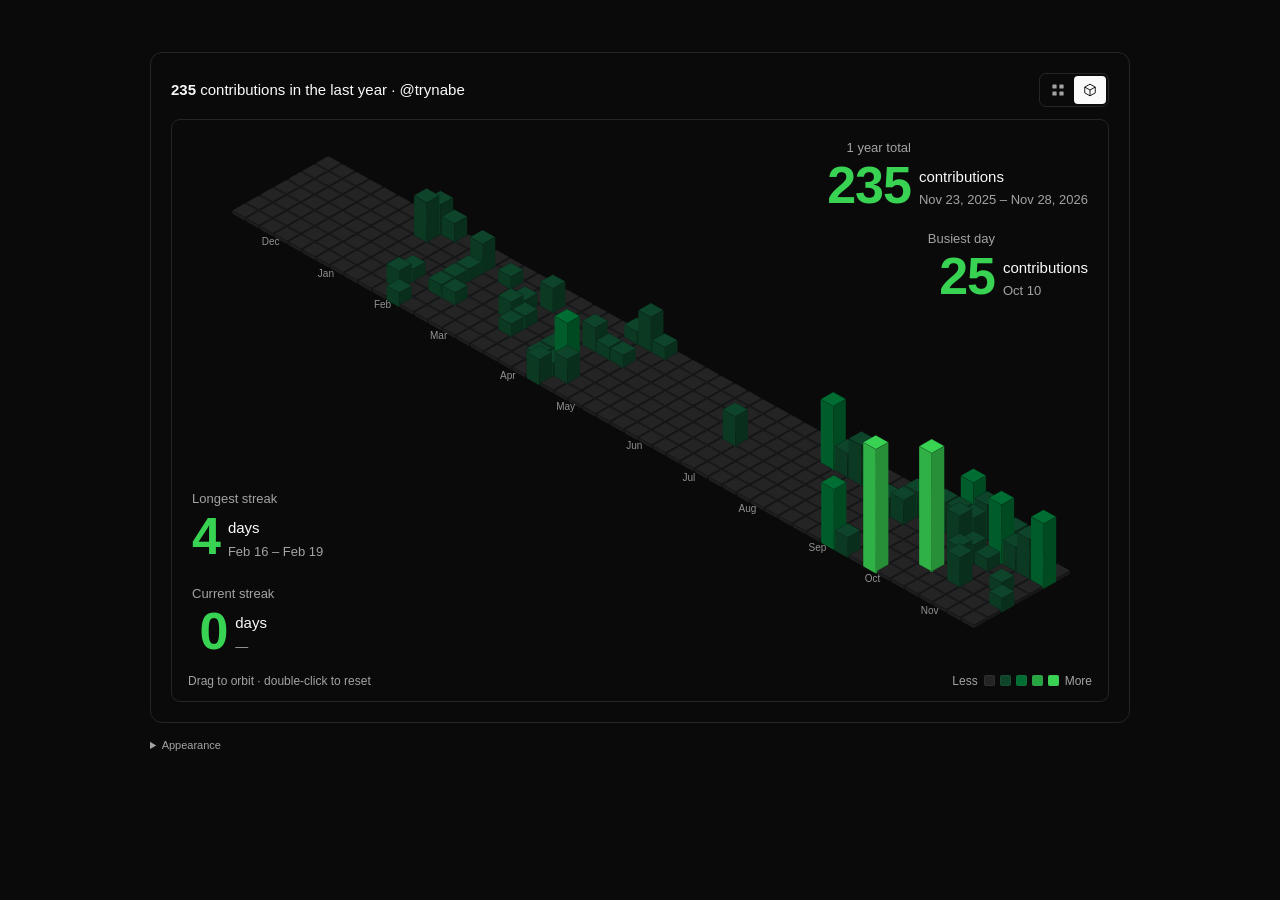
<file: docs/index.html>
<!doctype html>
<html lang="en" data-theme="dark">
<head>
  <meta charset="utf-8">
  <meta name="viewport" content="width=device-width,initial-scale=1">
  <title>trynabe · Contribution Skyline</title>
  <link rel="stylesheet" href="./skyline.css">
</head>
<body>
<main class="page">
  <section class="card" aria-label="Contribution Skyline" aria-describedby="data-status">
    <header class="header">
      <div class="header-title"><h1 id="card-title">Contribution Skyline</h1><span id="sample-tag" class="sample" hidden>SAMPLE DATA</span></div>
      <div class="toolbar">
        <button id="grid-btn" class="icon-btn active" aria-label="2D heatmap" aria-pressed="true" title="2D heatmap">
          <svg width="17" height="17" viewBox="0 0 20 20" fill="currentColor"><rect x="2" y="2" width="6" height="6" rx="1"/><rect x="12" y="2" width="6" height="6" rx="1"/><rect x="2" y="12" width="6" height="6" rx="1"/><rect x="12" y="12" width="6" height="6" rx="1"/></svg>
        </button>
        <button id="skyline-btn" class="icon-btn" aria-label="3D skyline" aria-pressed="false" title="3D skyline">
          <svg width="18" height="18" viewBox="0 0 24 24" fill="none" stroke="currentColor" stroke-width="1.6" stroke-linejoin="round"><path d="m12 2 9 5v10l-9 5-9-5V7l9-5Z"/><path d="M3 7l9 5 9-5M12 12v10"/></svg>
        </button>
      </div>
    </header>
    <p id="data-status" class="sr-only" role="status">Loading contribution data…</p>
    <section class="inner">
      <div id="empty-state" class="empty-state" hidden><strong>Waiting for contribution data</strong><span>Once the GitHub update succeeds, your skyline will appear here.</span><a href="?demo=1">View a labelled sample preview ↗</a></div>
      <div class="scene-layout" id="scene-layout">
      <div class="scene-shell" id="scene-shell">
        <canvas id="skyline-canvas" tabindex="0" aria-label="Contribution graph. Use arrow keys for dates. Click 3D skyline to switch the view; drag to orbit." role="img"></canvas>
        <div id="tooltip" class="tooltip" role="tooltip"></div>
      </div>
      <div class="stats">
        <div class="stat stat-total"><div class="stat-label">1 year total</div><div class="stat-main"><strong id="total">—</strong><span>contributions</span></div><div id="period" class="stat-sub">—</div></div>
        <div class="stat stat-busiest"><div class="stat-label">Busiest day</div><div class="stat-main"><strong id="busiest">—</strong><span>contributions</span></div><div id="busiest-date" class="stat-sub">—</div></div>
        <div class="stat stat-longest"><div class="stat-label">Longest streak</div><div class="stat-main"><strong id="longest">—</strong><span>days</span></div><div id="longest-range" class="stat-sub">—</div></div>
        <div class="stat stat-current"><div class="stat-label">Current streak</div><div class="stat-main"><strong id="current">—</strong><span>days</span></div><div id="current-range" class="stat-sub">—</div></div>
      </div>
      </div>
      <footer class="footer"><span id="help">Hover a day · arrow keys to explore</span><div class="legend"><span>Less</span><div id="legend" class="legend-colors"></div><span>More</span></div></footer>
    </section>
    <p class="sr-only" aria-live="polite" id="live"></p>
  </section>
  <details class="preferences"><summary>Appearance</summary><div class="toolbar">
    <select id="palette" aria-label="Contribution palette"><option value="github">GitHub</option><option value="halloween">Halloween</option><option value="ocean">Ocean</option><option value="ember">Ember</option><option value="grape">Grape</option><option value="mono">Mono</option></select>
    <button id="dark-btn" class="icon-btn" aria-label="Toggle dark mode" title="Toggle theme">◐</button>
  </div></details>
  <noscript>This interactive skyline requires JavaScript. <a href="https://github.com/trynabe/trynabe/blob/main/contribution-skyline-3d.png">View the generated still image</a>.</noscript>
</main>
<script src="./skyline.js" defer></script>
</body>
</html>
</file>
<file: docs/skyline.css>
*{box-sizing:border-box}
:root{--background:#fff;--foreground:#171717;--border:#e5e5e5;--muted:#737373;--accent:#196127;--hover:#f5f5f5;--tooltip-bg:#171717;--tooltip-color:#fff}
:root[data-theme="dark"]{--background:#0a0a0a;--foreground:#fafafa;--border:#262626;--muted:#a3a3a3;--accent:#39d353;--hover:#171717;--tooltip-bg:#fafafa;--tooltip-color:#171717;color-scheme:dark}
html{font-family:Arial,Helvetica,sans-serif;background:var(--background);color:var(--foreground)}
body{margin:0;background:var(--background);color:var(--foreground)}
button,select{font:inherit}button{cursor:pointer}[hidden]{display:none!important}
.page{width:100%;max-width:1020px;margin:0 auto;padding:52px 20px 36px}
.card{width:100%;padding:20px;background:var(--background);color:var(--foreground);border:1px solid var(--border);border-radius:12px}
.header{display:flex;align-items:center;justify-content:space-between;gap:14px;min-height:30px;margin-bottom:12px}
.header-title{display:flex;align-items:center;flex-wrap:wrap;gap:9px;min-width:0}
h1{font-size:15px;line-height:20px;font-weight:400;margin:0}h1 strong{font-weight:600;font-variant-numeric:tabular-nums}
.sample{font-size:9px;line-height:16px;color:#b45309;padding:1px 5px;border-radius:4px;background:#fff7df;white-space:nowrap}
:root[data-theme="dark"] .sample{background:#302612;color:#e6b46b}
.toolbar{display:inline-flex;align-items:center;gap:0;border:1px solid var(--border);border-radius:7px;padding:2px;flex-shrink:0}
.icon-btn{display:grid;place-items:center;width:32px;height:28px;padding:0;border:0;border-radius:4px;background:transparent;color:var(--muted)}
.icon-btn svg{width:14px;height:14px}.icon-btn:hover{background:var(--hover)}.icon-btn.active{background:var(--foreground);color:var(--background)}
.icon-btn:focus-visible,select:focus-visible,canvas:focus-visible,.legend button:focus-visible,summary:focus-visible{outline:2px solid var(--foreground);outline-offset:3px}
button:disabled,select:disabled{opacity:.4;cursor:default}
.inner{position:relative;border:1px solid var(--border);border-radius:9px;overflow:hidden}
.scene-layout{position:relative;padding-top:16px}
.scene-shell{position:relative;margin:0 16px;height:150px}
.scene-shell canvas{display:block;width:100%;height:100%;cursor:crosshair;touch-action:pan-y}
.scene-shell canvas.orbit{cursor:grab;touch-action:none}.scene-shell canvas.dragging{cursor:grabbing}
.stats{display:grid;grid-template-columns:repeat(4,minmax(0,1fr));gap:16px;max-height:calc(110px * var(--row-factor,1));overflow:hidden;padding:calc(16px * var(--row-factor,1)) 16px calc(4px * var(--row-factor,1));opacity:var(--stats-opacity,1)}
.stat{min-width:0}.stat-label{font-size:13px;line-height:16px;color:var(--muted);font-weight:400}
.stat-main{display:flex;align-items:baseline;gap:6px;margin-top:4px;white-space:nowrap}
.stat-main strong{font-size:28px;font-weight:600;letter-spacing:-.56px;line-height:1;color:var(--accent);font-variant-numeric:tabular-nums}
.stat-main span{font-size:14px;line-height:17px}.stat-sub{font-size:12px;line-height:16px;margin-top:3px;color:var(--muted);white-space:nowrap}
.corner-layout .stats{position:absolute;inset:16px 20px 4px;display:block;max-height:none;overflow:visible;padding:0;pointer-events:none}
.corner-layout .stat{position:absolute;display:grid;grid-template-columns:auto auto;align-items:end;column-gap:8px}
.corner-layout .stat-label{grid-column:1/-1;margin-bottom:5px}
.corner-layout .stat-main{display:contents}
.corner-layout .stat-main strong{grid-column:1;grid-row:2/4;font-size:var(--big-size,52px);line-height:.95;letter-spacing:-.02em;text-align:right;align-self:end}
.corner-layout .stat-main span{grid-column:2;grid-row:2;font-size:15px;align-self:end;line-height:18px}
.corner-layout .stat-sub{grid-column:2;grid-row:3;font-size:13px;line-height:16px;margin:0;padding-bottom:2px}
.corner-layout .stat-total{top:4px;right:0}.corner-layout .stat-busiest{top:calc(var(--big-size,52px) + 43px);right:0}
.corner-layout .stat-total .stat-label,.corner-layout .stat-busiest .stat-label{grid-column:1;text-align:right}
.corner-layout .stat-current{bottom:0;left:0}.corner-layout .stat-longest{bottom:calc(var(--big-size,52px) + 43px);left:0}
.footer{display:flex;align-items:center;justify-content:space-between;flex-wrap:wrap;gap:8px 16px;padding:12px 16px;font-size:12px;line-height:16px;color:var(--muted)}
#help{flex:1;min-width:180px}.legend{display:flex;align-items:center;gap:6px;font-size:12px;line-height:16px}
.legend-colors{display:flex;gap:5px}.legend-colors button{width:11px;height:11px;border:0;border-radius:2px;padding:0;box-shadow:inset 0 0 0 1px #7f7f7f1f}
.legend-colors button[aria-pressed="true"]{outline:1px solid var(--foreground);outline-offset:2px}
.tooltip{pointer-events:none;position:absolute;max-width:calc(100% - 8px);font-size:12px;line-height:16px;text-align:center;background:var(--tooltip-bg);color:var(--tooltip-color);border-radius:6px;padding:6px 9px;box-shadow:0 6px 14px #0002;opacity:0;transform:translate(-50%,-115%);z-index:5}
.tooltip.show{opacity:1}
.preferences{margin-top:16px;color:var(--muted);font-size:11px}.preferences summary{width:max-content;cursor:pointer}.preferences .toolbar{margin-top:8px}select{font-size:12px;max-width:120px;padding:5px;background:var(--background);color:var(--foreground);border:0}select option{background:var(--background);color:var(--foreground)}
.empty-state{min-height:240px;display:flex;flex-direction:column;align-items:center;justify-content:center;gap:14px;padding:24px;text-align:center;color:var(--muted);font-size:13px}.empty-state strong{color:var(--foreground);font-size:17px}.empty-state a{color:var(--accent)}
html[data-data-state="loading"] .inner,html[data-data-state="error"] .scene-layout,html[data-data-state="error"] .footer{display:none}
.sr-only{position:absolute!important;width:1px;height:1px;padding:0;margin:-1px;overflow:hidden;clip:rect(0,0,0,0);white-space:nowrap;border:0}
@media(max-width:760px){.stats{grid-template-columns:repeat(2,minmax(0,1fr));max-height:calc(200px * var(--row-factor,1));gap:16px}.page{padding:24px 12px}.card{padding:16px}}
@media(max-width:520px){.page{padding:16px 8px}.card{padding:12px}.header{gap:8px;flex-wrap:wrap}h1{font-size:13px}.scene-layout{padding-top:12px}.scene-shell{margin:0 12px}.stats{padding-left:12px;padding-right:12px;column-gap:8px}.stat-main{gap:4px;flex-wrap:wrap}.stat-main strong{font-size:27px}.stat-main span{font-size:11px}.stat-sub{font-size:10px;white-space:normal}.stat-label{font-size:12px}.footer{font-size:10px;padding:12px;gap:8px}.legend{font-size:10px}.tooltip{font-size:11px}}
@media(prefers-reduced-motion:reduce){*{transition:none!important;scroll-behavior:auto!important}}
/* Keep complete values and dates readable before four columns have enough room. */
@media(max-width:900px){.stats{grid-template-columns:repeat(2,minmax(0,1fr));max-height:calc(200px * var(--row-factor,1))}.corner-layout .stats{max-height:none}}
</file>
